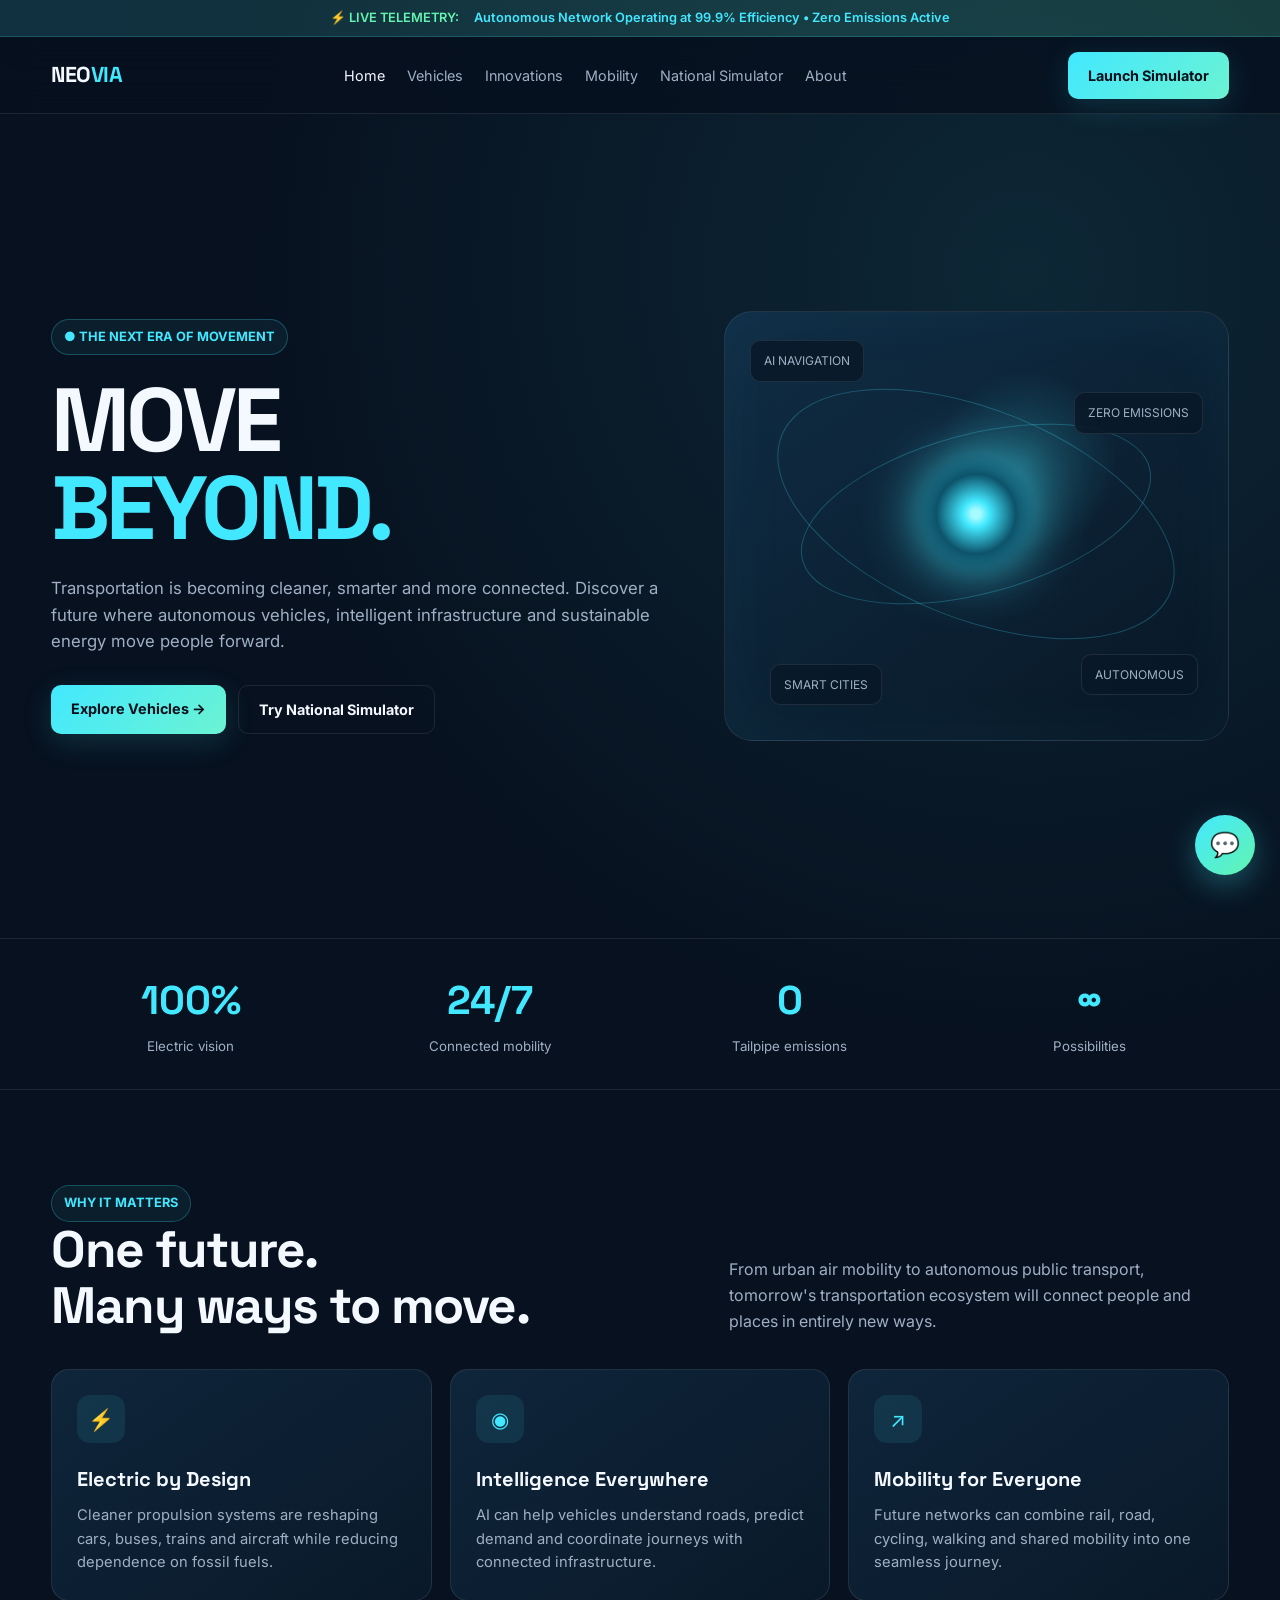
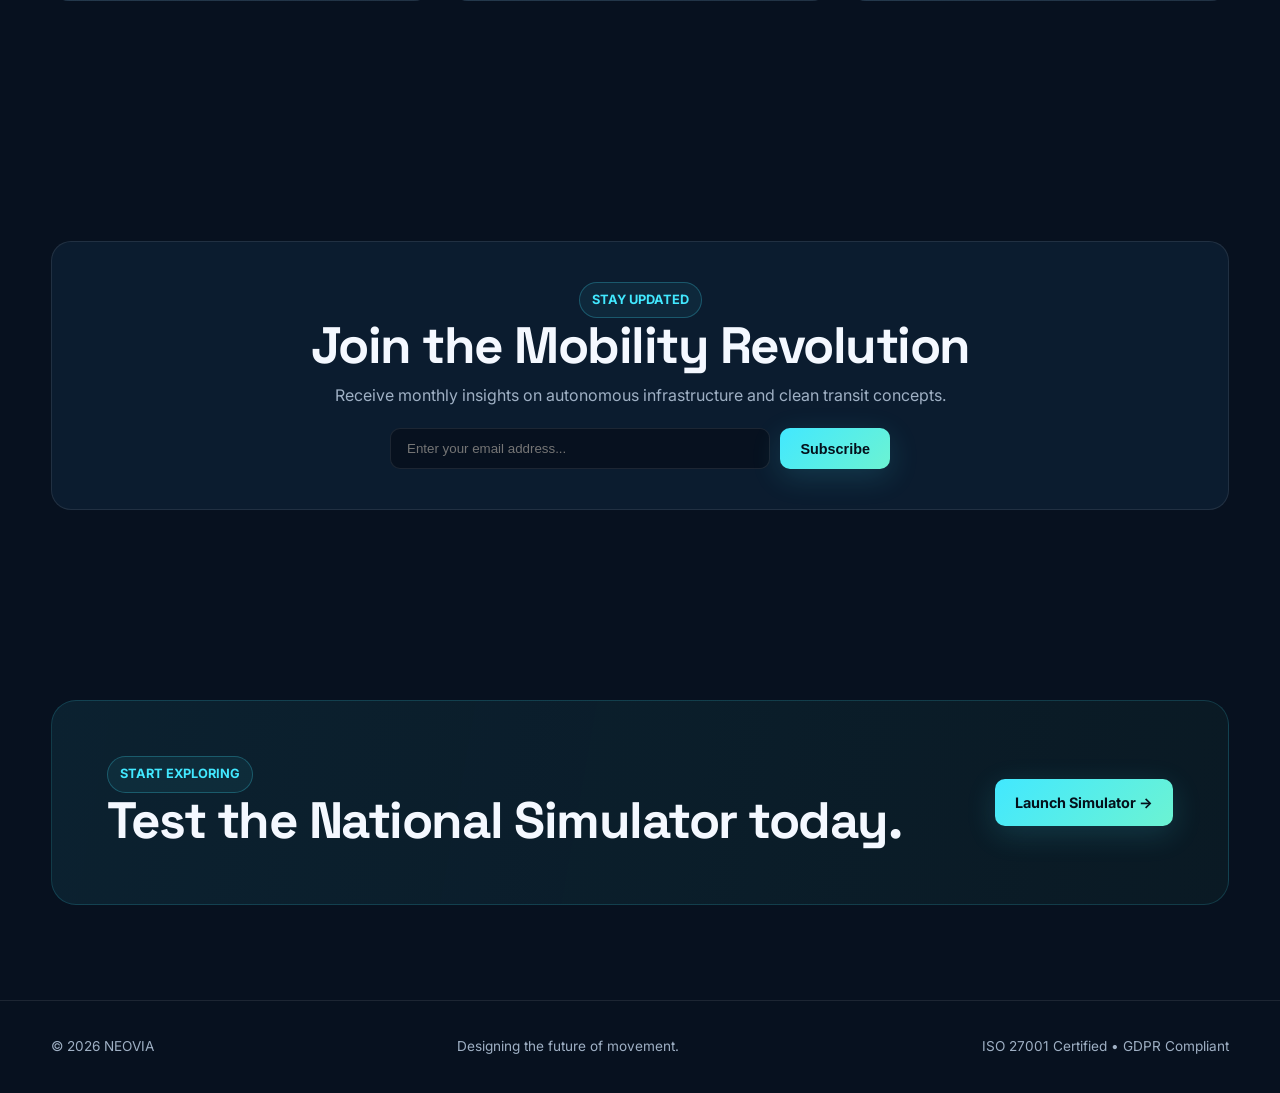
<file: index.html>
<!DOCTYPE html>
<html lang="en"><head><meta charset="UTF-8"><meta name="viewport" content="width=device-width,initial-scale=1.0"><title>NEOVIA — Future of Transportation</title><link rel="stylesheet" href="style.css"></head>
<body>
<div class="announcement-bar">
  <span>⚡ LIVE TELEMETRY:</span> Autonomous Network Operating at 99.9% Efficiency • Zero Emissions Active
</div>
<header><div class="container nav"><a class="logo" href="index.html">NEO<span>VIA</span></a><nav><a class="active" href="index.html">Home</a><a href="vehicles.html">Vehicles</a><a href="innovations.html">Innovations</a><a href="routes.html">Mobility</a><a href="simulator.html">National Simulator</a><a href="about.html">About</a></nav><a class="btn" href="simulator.html">Launch Simulator</a></div></header>
<main>
<section class="hero"><div class="container hero-grid"><div><div class="badge">● THE NEXT ERA OF MOVEMENT</div><h1>MOVE<br><span>BEYOND.</span></h1><p>Transportation is becoming cleaner, smarter and more connected. Discover a future where autonomous vehicles, intelligent infrastructure and sustainable energy move people forward.</p><div class="actions"><a class="btn" href="vehicles.html">Explore Vehicles →</a><a class="btn alt" href="simulator.html">Try National Simulator</a></div></div>
<div class="visual"><div class="orbit"></div><div class="orbit two"></div><div class="core"></div><div class="float f1">AI NAVIGATION</div><div class="float f2">ZERO EMISSIONS</div><div class="float f3">SMART CITIES</div><div class="float f4">AUTONOMOUS</div></div></div></section>
<div class="stats"><div class="container stat-grid"><div class="stat"><div class="number">100%</div><small>Electric vision</small></div><div class="stat"><div class="number">24/7</div><small>Connected mobility</small></div><div class="stat"><div class="number">0</div><small>Tailpipe emissions</small></div><div class="stat"><div class="number">∞</div><small>Possibilities</small></div></div></div>
<section><div class="container"><div class="section-head"><div><div class="badge">WHY IT MATTERS</div><h2>One future.<br>Many ways to move.</h2></div><p>From urban air mobility to autonomous public transport, tomorrow's transportation ecosystem will connect people and places in entirely new ways.</p></div>
<div class="grid cards-3"><article class="card"><div class="icon">⚡</div><h3>Electric by Design</h3><p>Cleaner propulsion systems are reshaping cars, buses, trains and aircraft while reducing dependence on fossil fuels.</p></article><article class="card"><div class="icon">◉</div><h3>Intelligence Everywhere</h3><p>AI can help vehicles understand roads, predict demand and coordinate journeys with connected infrastructure.</p></article><article class="card"><div class="icon">↗</div><h3>Mobility for Everyone</h3><p>Future networks can combine rail, road, cycling, walking and shared mobility into one seamless journey.</p></article></div></div></section>

<section>
  <div class="container">
    <div class="newsletter-section">
      <div class="badge">STAY UPDATED</div>
      <h2>Join the Mobility Revolution</h2>
      <p style="color:var(--muted);margin-top:8px;">Receive monthly insights on autonomous infrastructure and clean transit concepts.</p>
      <form class="newsletter-form" onsubmit="event.preventDefault(); alert('Thank you for subscribing to NEOVIA insights!');">
        <input type="email" placeholder="Enter your email address..." required>
        <button type="submit" class="btn">Subscribe</button>
      </form>
    </div>
  </div>
</section>

<section><div class="container"><div class="banner"><div><div class="badge">START EXPLORING</div><h2>Test the National Simulator today.</h2></div><a class="btn" href="simulator.html">Launch Simulator →</a></div></div></section>
</main>

<!-- AI Assistant Widget -->
<div class="chatbot-widget">
  <button class="chat-toggle" onclick="toggleChat()">💬</button>
  <div class="chat-box" id="chat-box">
    <div class="chat-header"><span>Neovia AI Assistant</span><span style="cursor:pointer" onclick="toggleChat()">✕</span></div>
    <div class="chat-body" id="chat-body">
      <div class="chat-msg bot">Hello! I'm your Neovia Mobility guide. How can I assist you with our autonomous network or simulator tools today?</div>
    </div>
    <div class="chat-footer">
      <input type="text" id="chat-input" placeholder="Type a question..." onkeypress="handleChat(event)">
      <button class="btn" style="padding:8px 12px;font-size:.8rem;" onclick="sendChatMessage()">Send</button>
    </div>
  </div>
</div>

<footer><div class="container footer-flex"><span>© 2026 NEOVIA</span><span>Designing the future of movement.</span><span>ISO 27001 Certified • GDPR Compliant</span></div></footer>

<script>
  function toggleChat() {
    const box = document.getElementById('chat-box');
    box.style.display = box.style.display === 'flex' ? 'none' : 'flex';
  }
  function sendChatMessage() {
    const input = document.getElementById('chat-input');
    const body = document.getElementById('chat-body');
    if(!input.value.trim()) return;
    
    body.innerHTML += `<div class="chat-msg user">${input.value}</div>`;
    const userText = input.value;
    input.value = '';
    
    setTimeout(() => {
      let reply = "That's a great question regarding sustainable infrastructure. You can test out these parameters directly in our National Simulator tool!";
      if(userText.toLowerCase().includes('vehicle')) reply = "We feature Autonomous EVs, High-Speed Rail, and E-VTOL Air Mobility concepts in our Vehicles section.";
      if(userText.toLowerCase().includes('simulator')) reply = "The National Simulator lets you adjust fleet density and clean energy inputs across regional transit corridors.";
      body.innerHTML += `<div class="chat-msg bot">${reply}</div>`;
      body.scrollTop = body.scrollHeight;
    }, 600);
  }
  function handleChat(e) { if(e.key === 'Enter') sendChatMessage(); }
</script>
</body></html>
</file>
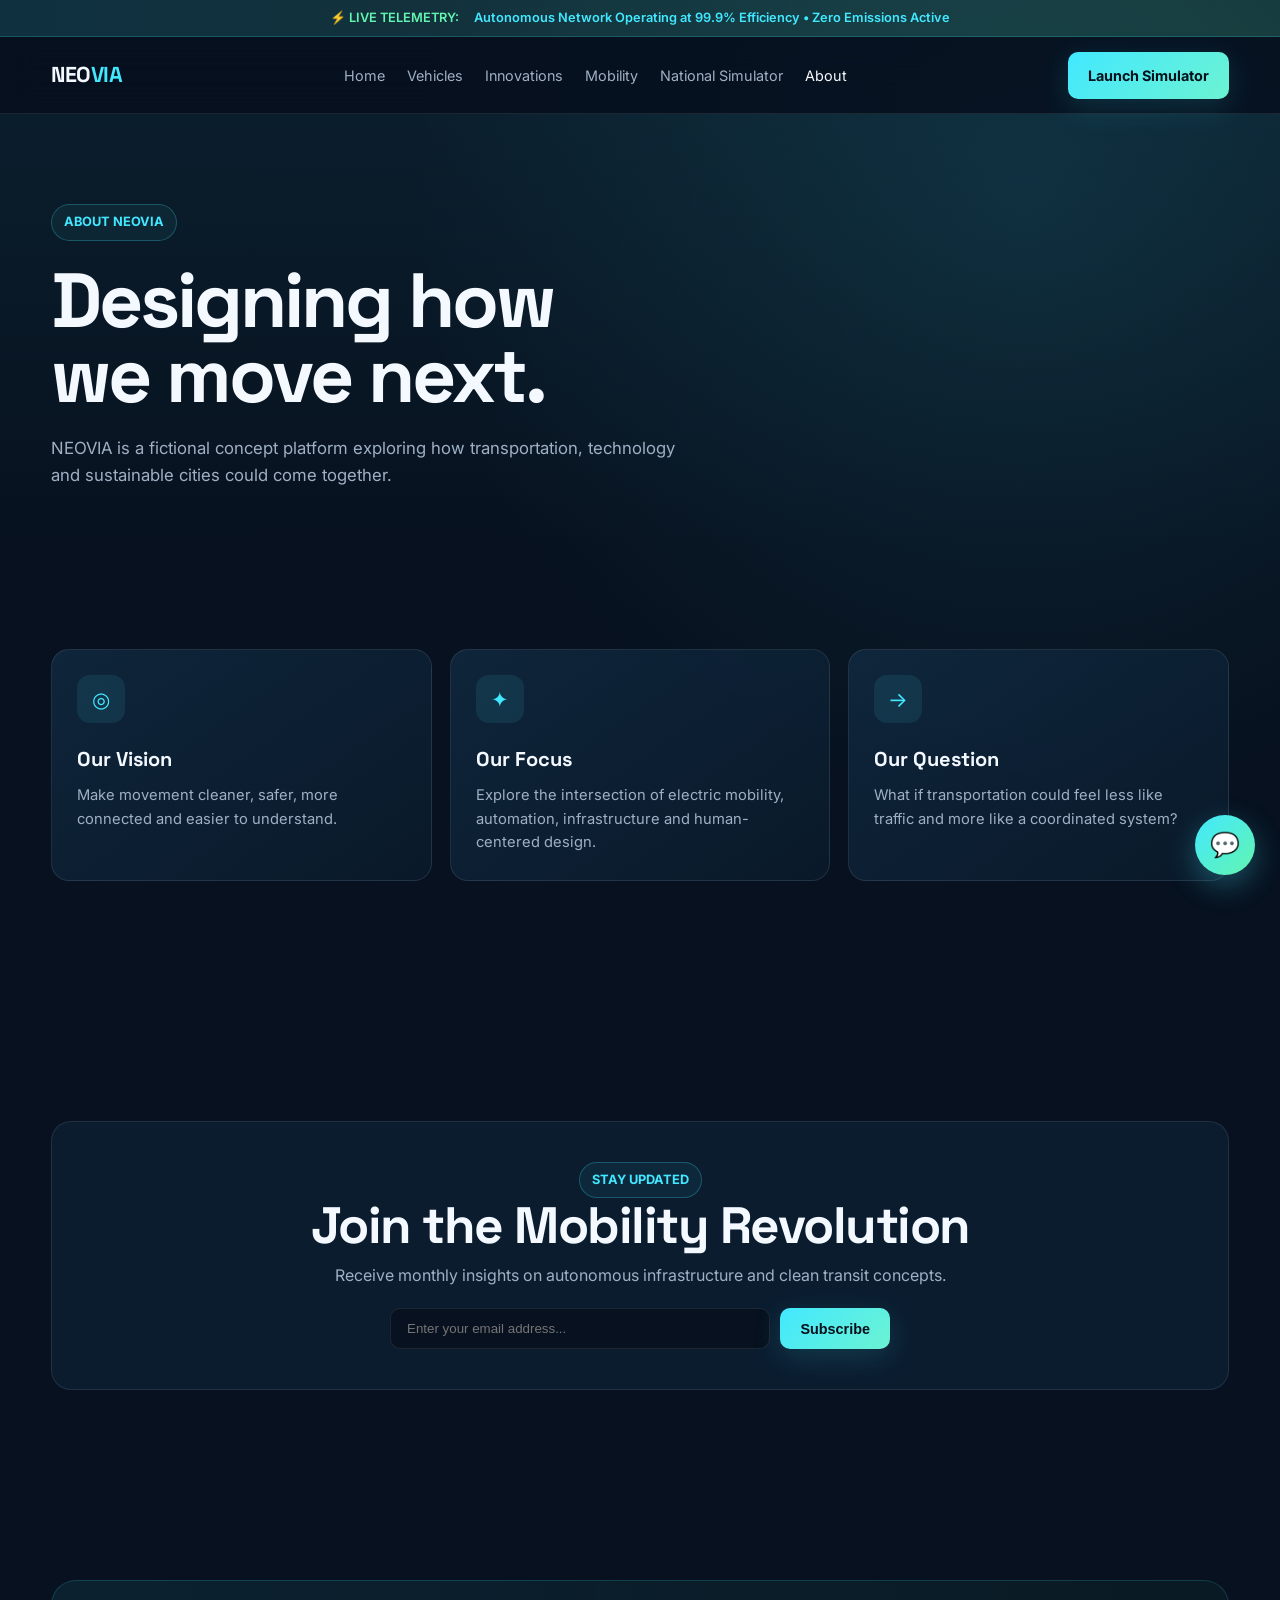
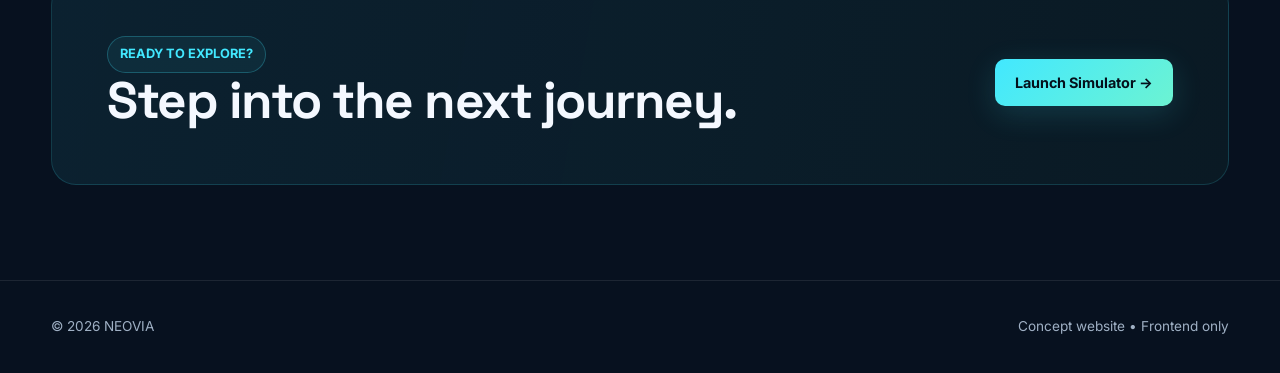
<file: about.html>
<!DOCTYPE html>
<html lang="en"><head><meta charset="UTF-8"><meta name="viewport" content="width=device-width,initial-scale=1.0"><title>About — NEOVIA</title><link rel="stylesheet" href="style.css"></head>
<body>
<div class="announcement-bar">
  <span>⚡ LIVE TELEMETRY:</span> Autonomous Network Operating at 99.9% Efficiency • Zero Emissions Active
</div>
<header><div class="container nav"><a class="logo" href="index.html">NEO<span>VIA</span></a><nav><a href="index.html">Home</a><a href="vehicles.html">Vehicles</a><a href="innovations.html">Innovations</a><a href="routes.html">Mobility</a><a href="simulator.html">National Simulator</a><a class="active" href="about.html">About</a></nav><a class="btn" href="simulator.html">Launch Simulator</a></div></header>
<section class="page-hero"><div class="container"><div class="badge">ABOUT NEOVIA</div><h1>Designing how<br>we move next.</h1><p class="lead">NEOVIA is a fictional concept platform exploring how transportation, technology and sustainable cities could come together.</p></div></section>
<section><div class="container"><div class="grid cards-3"><article class="card"><div class="icon">◎</div><h3>Our Vision</h3><p>Make movement cleaner, safer, more connected and easier to understand.</p></article><article class="card"><div class="icon">✦</div><h3>Our Focus</h3><p>Explore the intersection of electric mobility, automation, infrastructure and human-centered design.</p></article><article class="card"><div class="icon">→</div><h3>Our Question</h3><p>What if transportation could feel less like traffic and more like a coordinated system?</p></article></div></div></section>

<section>
  <div class="container">
    <div class="newsletter-section">
      <div class="badge">STAY UPDATED</div>
      <h2>Join the Mobility Revolution</h2>
      <p style="color:var(--muted);margin-top:8px;">Receive monthly insights on autonomous infrastructure and clean transit concepts.</p>
      <form class="newsletter-form" onsubmit="event.preventDefault(); alert('Thank you for subscribing to NEOVIA insights!');">
        <input type="email" placeholder="Enter your email address..." required>
        <button type="submit" class="btn">Subscribe</button>
      </form>
    </div>
  </div>
</section>

<section><div class="container"><div class="banner"><div><div class="badge">READY TO EXPLORE?</div><h2>Step into the next journey.</h2></div><a class="btn" href="simulator.html">Launch Simulator →</a></div></div></section>

<!-- AI Assistant Widget -->
<div class="chatbot-widget">
  <button class="chat-toggle" onclick="toggleChat()">💬</button>
  <div class="chat-box" id="chat-box">
    <div class="chat-header"><span>Neovia AI Assistant</span><span style="cursor:pointer" onclick="toggleChat()">✕</span></div>
    <div class="chat-body" id="chat-body">
      <div class="chat-msg bot">Welcome to Neovia's About page! Feel free to ask about our vision or simulation tools.</div>
    </div>
    <div class="chat-footer">
      <input type="text" id="chat-input" placeholder="Type a question..." onkeypress="handleChat(event)">
      <button class="btn" style="padding:8px 12px;font-size:.8rem;" onclick="sendChatMessage()">Send</button>
    </div>
  </div>
</div>

<footer><div class="container footer-flex"><span>© 2026 NEOVIA</span><span>Concept website • Frontend only</span></div></footer>

<script>
  function toggleChat() {
    const box = document.getElementById('chat-box');
    box.style.display = box.style.display === 'flex' ? 'none' : 'flex';
  }
  function sendChatMessage() {
    const input = document.getElementById('chat-input');
    const body = document.getElementById('chat-body');
    if(!input.value.trim()) return;
    body.innerHTML += `<div class="chat-msg user">${input.value}</div>`;
    input.value = '';
    setTimeout(() => {
      body.innerHTML += `<div class="chat-msg bot">Neovia explores the future of sustainable movement through interactive simulation tools and cutting-edge concepts.</div>`;
      body.scrollTop = body.scrollHeight;
    }, 600);
  }
  function handleChat(e) { if(e.key === 'Enter') sendChatMessage(); }
</script>
</body></html>
</file>
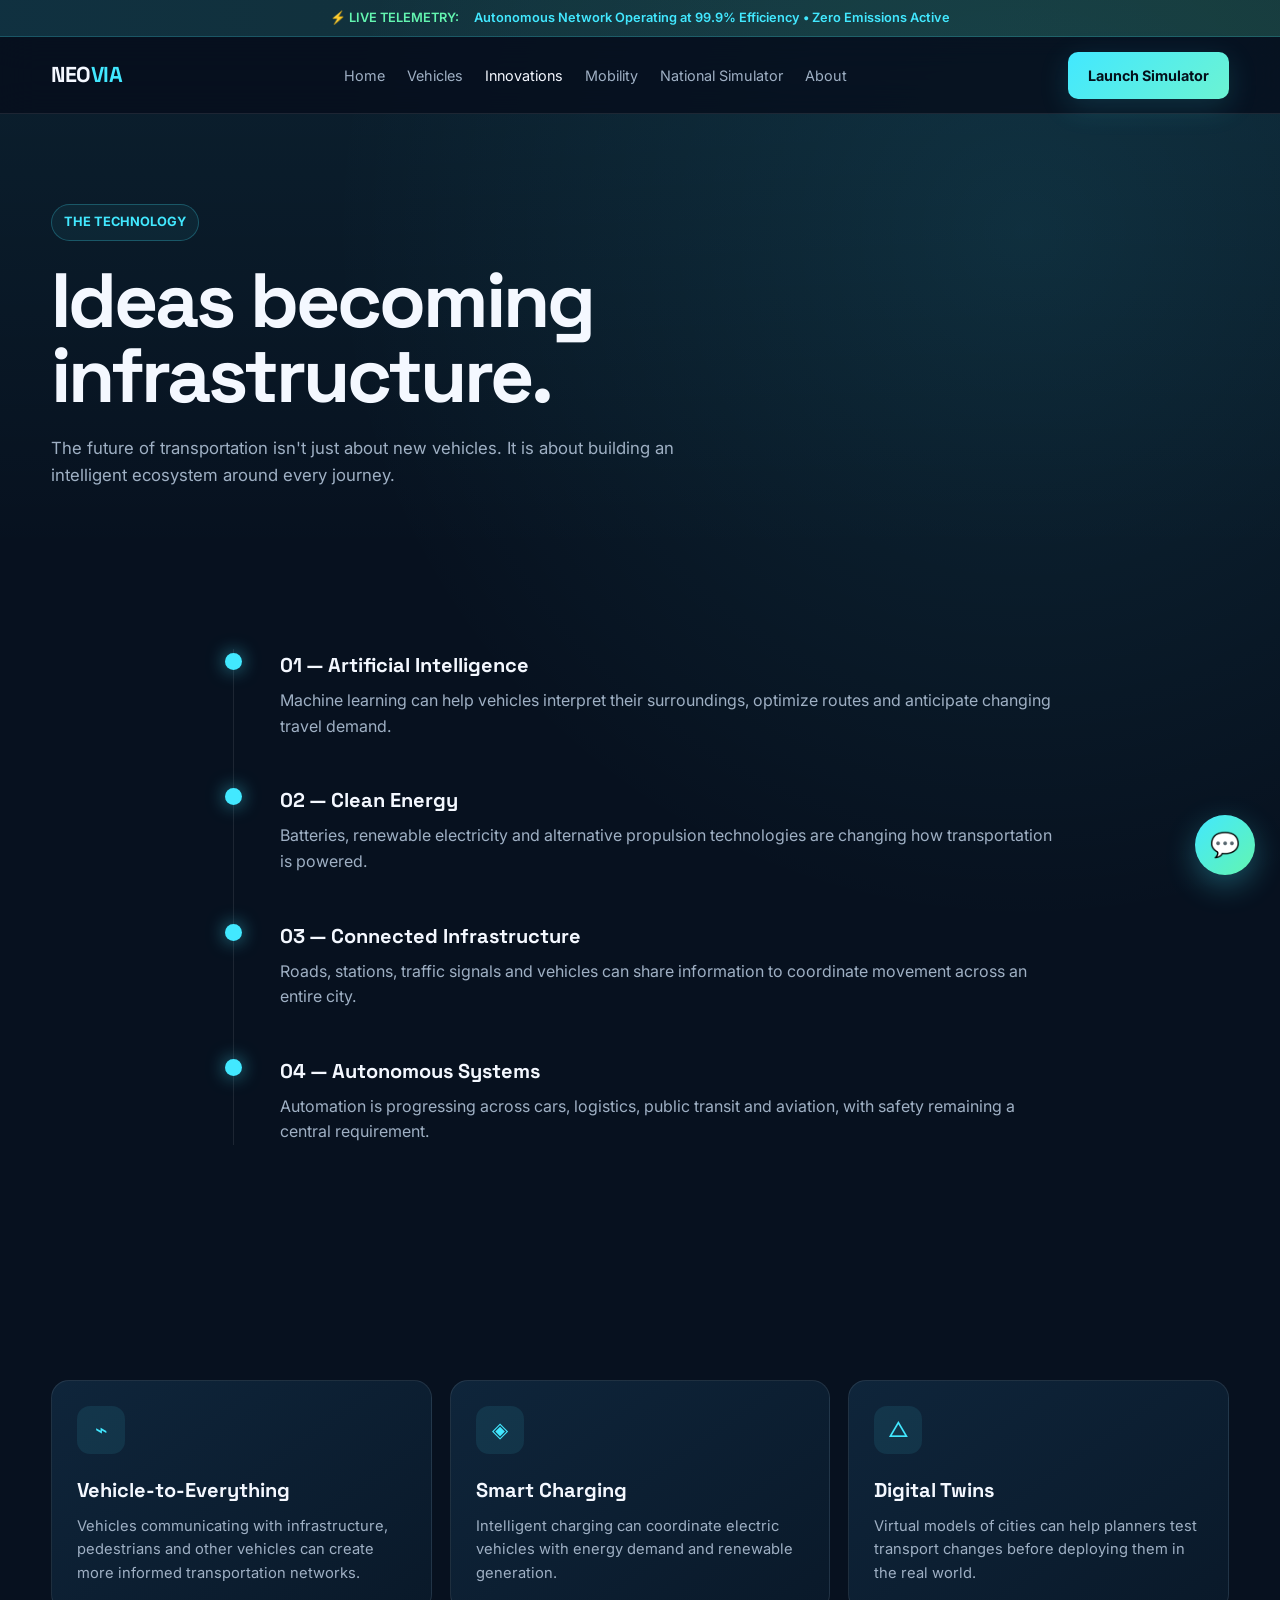
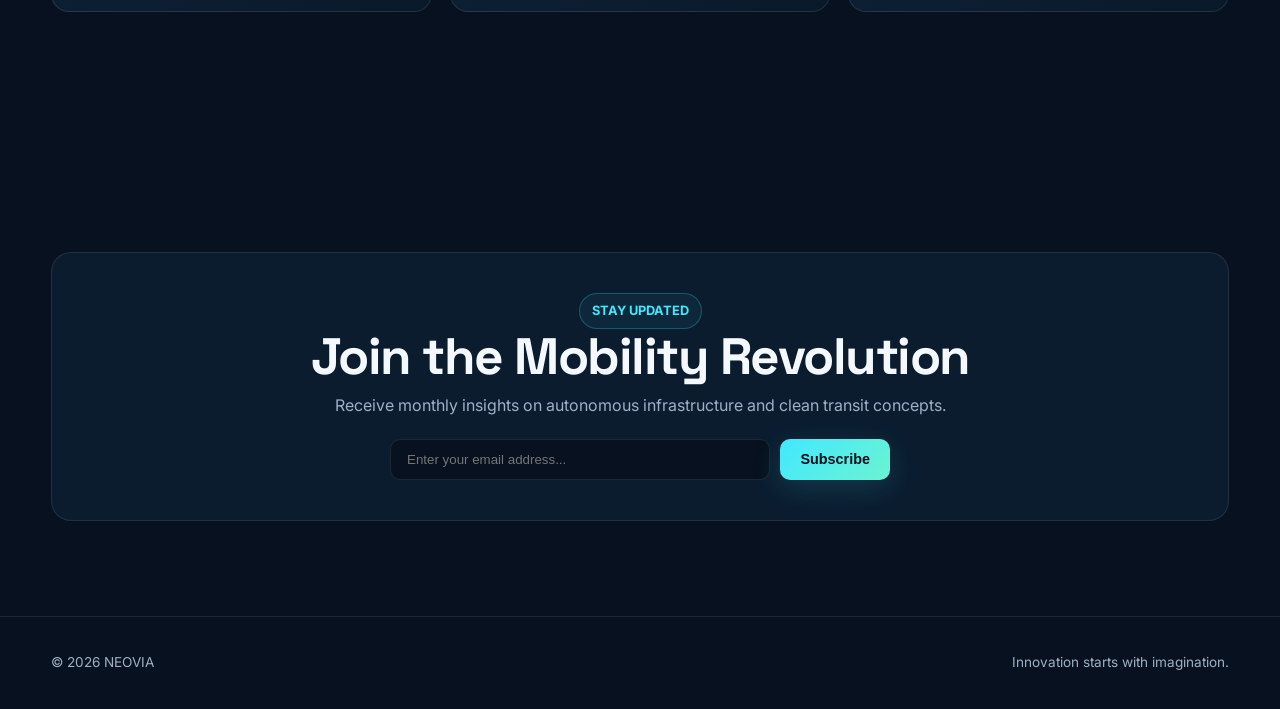
<file: innovations.html>
<!DOCTYPE html>
<html lang="en"><head><meta charset="UTF-8"><meta name="viewport" content="width=device-width,initial-scale=1.0"><title>Innovations — NEOVIA</title><link rel="stylesheet" href="style.css"></head>
<body>
<div class="announcement-bar">
  <span>⚡ LIVE TELEMETRY:</span> Autonomous Network Operating at 99.9% Efficiency • Zero Emissions Active
</div>
<header><div class="container nav"><a class="logo" href="index.html">NEO<span>VIA</span></a><nav><a href="index.html">Home</a><a href="vehicles.html">Vehicles</a><a class="active" href="innovations.html">Innovations</a><a href="routes.html">Mobility</a><a href="simulator.html">National Simulator</a><a href="about.html">About</a></nav><a class="btn" href="simulator.html">Launch Simulator</a></div></header>
<section class="page-hero"><div class="container"><div class="badge">THE TECHNOLOGY</div><h1>Ideas becoming<br>infrastructure.</h1><p class="lead">The future of transportation isn't just about new vehicles. It is about building an intelligent ecosystem around every journey.</p></div></section>
<section><div class="container"><div class="timeline">
<div class="step"><div class="dot"></div><h3>01 — Artificial Intelligence</h3><p>Machine learning can help vehicles interpret their surroundings, optimize routes and anticipate changing travel demand.</p></div>
<div class="step"><div class="dot"></div><h3>02 — Clean Energy</h3><p>Batteries, renewable electricity and alternative propulsion technologies are changing how transportation is powered.</p></div>
<div class="step"><div class="dot"></div><h3>03 — Connected Infrastructure</h3><p>Roads, stations, traffic signals and vehicles can share information to coordinate movement across an entire city.</p></div>
<div class="step"><div class="dot"></div><h3>04 — Autonomous Systems</h3><p>Automation is progressing across cars, logistics, public transit and aviation, with safety remaining a central requirement.</p></div>
</div></div></section>
<section><div class="container"><div class="grid cards-3"><article class="card"><div class="icon">⌁</div><h3>Vehicle-to-Everything</h3><p>Vehicles communicating with infrastructure, pedestrians and other vehicles can create more informed transportation networks.</p></article><article class="card"><div class="icon">◈</div><h3>Smart Charging</h3><p>Intelligent charging can coordinate electric vehicles with energy demand and renewable generation.</p></article><article class="card"><div class="icon">△</div><h3>Digital Twins</h3><p>Virtual models of cities can help planners test transport changes before deploying them in the real world.</p></article></div></div></section>

<section>
  <div class="container">
    <div class="newsletter-section">
      <div class="badge">STAY UPDATED</div>
      <h2>Join the Mobility Revolution</h2>
      <p style="color:var(--muted);margin-top:8px;">Receive monthly insights on autonomous infrastructure and clean transit concepts.</p>
      <form class="newsletter-form" onsubmit="event.preventDefault(); alert('Thank you for subscribing to NEOVIA insights!');">
        <input type="email" placeholder="Enter your email address..." required>
        <button type="submit" class="btn">Subscribe</button>
      </form>
    </div>
  </div>
</section>

<!-- AI Assistant Widget -->
<div class="chatbot-widget">
  <button class="chat-toggle" onclick="toggleChat()">💬</button>
  <div class="chat-box" id="chat-box">
    <div class="chat-header"><span>Neovia AI Assistant</span><span style="cursor:pointer" onclick="toggleChat()">✕</span></div>
    <div class="chat-body" id="chat-body">
      <div class="chat-msg bot">Have questions about our digital twins or AI routing? Ask me anytime!</div>
    </div>
    <div class="chat-footer">
      <input type="text" id="chat-input" placeholder="Type a question..." onkeypress="handleChat(event)">
      <button class="btn" style="padding:8px 12px;font-size:.8rem;" onclick="sendChatMessage()">Send</button>
    </div>
  </div>
</div>

<footer><div class="container footer-flex"><span>© 2026 NEOVIA</span><span>Innovation starts with imagination.</span></div></footer>

<script>
  function toggleChat() {
    const box = document.getElementById('chat-box');
    box.style.display = box.style.display === 'flex' ? 'none' : 'flex';
  }
  function sendChatMessage() {
    const input = document.getElementById('chat-input');
    const body = document.getElementById('chat-body');
    if(!input.value.trim()) return;
    body.innerHTML += `<div class="chat-msg user">${input.value}</div>`;
    input.value = '';
    setTimeout(() => {
      body.innerHTML += `<div class="chat-msg bot">Our innovations form the core logic of the National Simulator.</div>`;
      body.scrollTop = body.scrollHeight;
    }, 600);
  }
  function handleChat(e) { if(e.key === 'Enter') sendChatMessage(); }
</script>
</body></html>
</file>
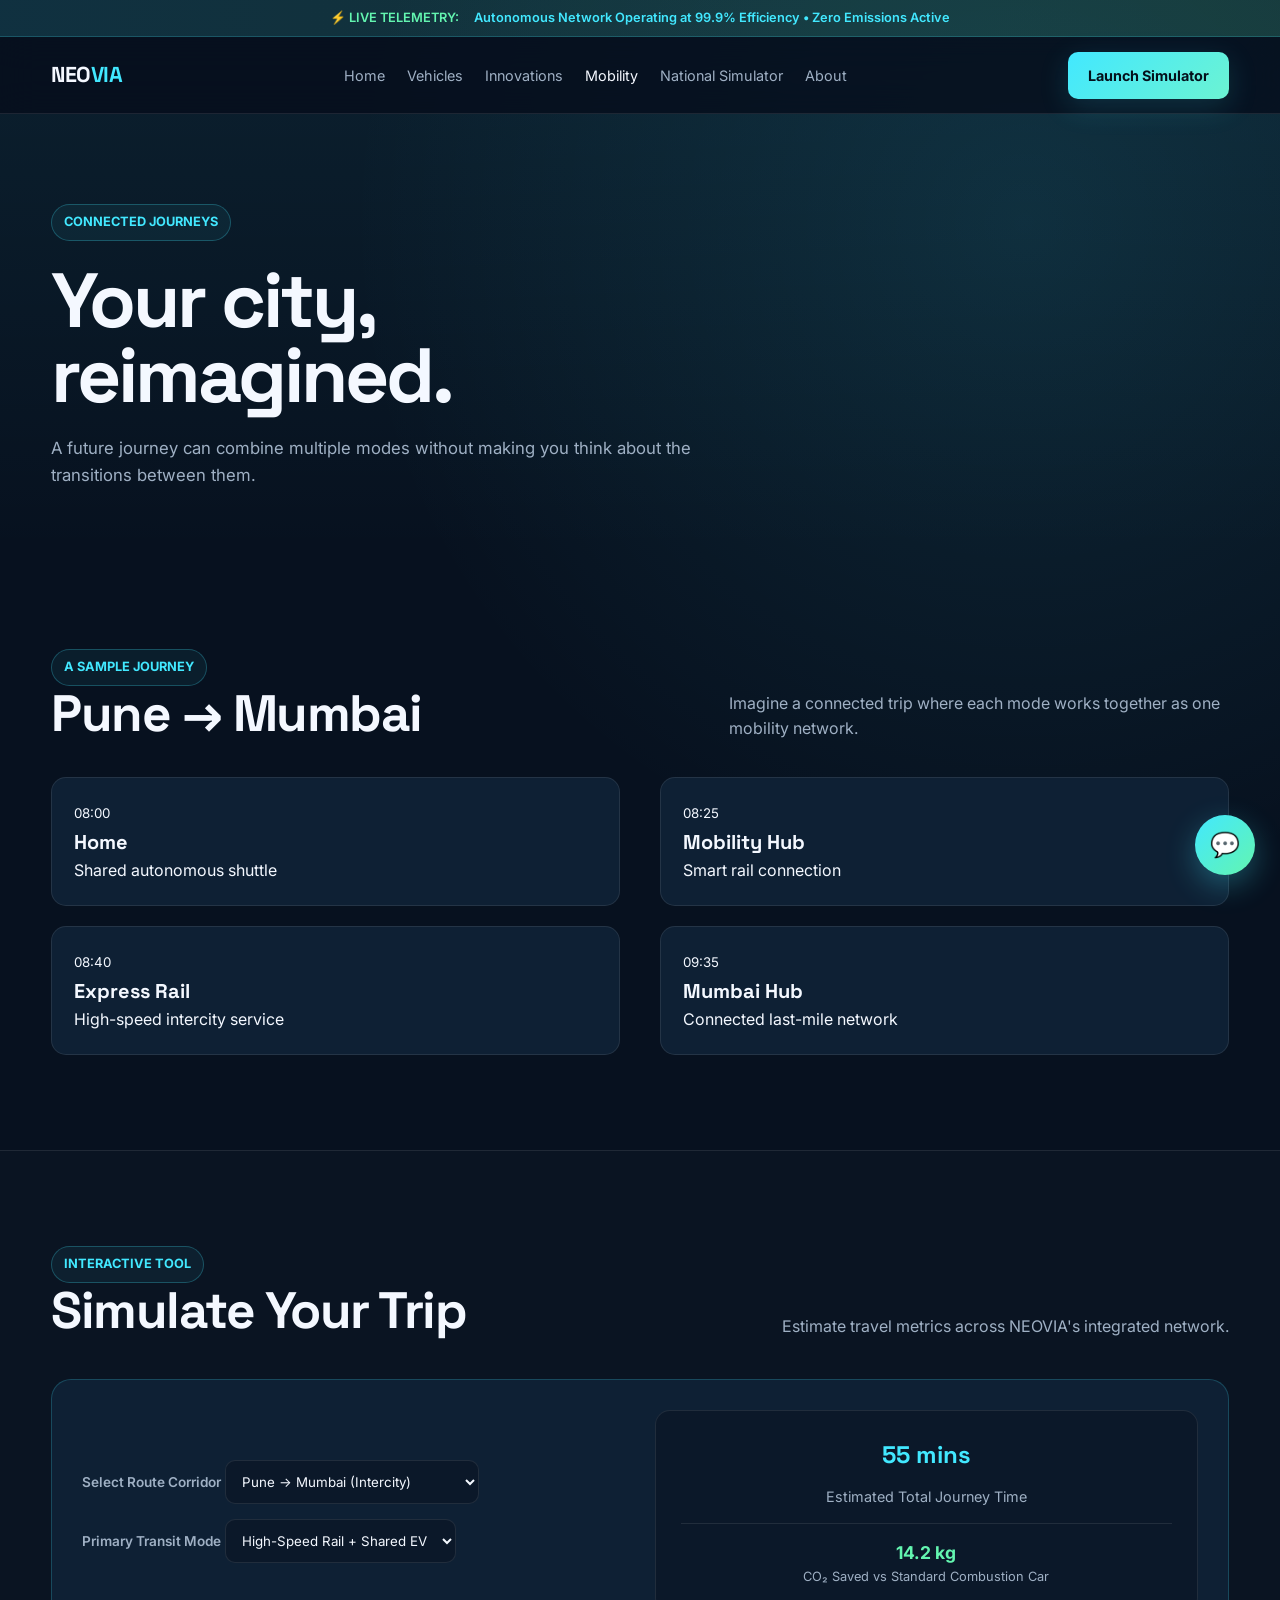
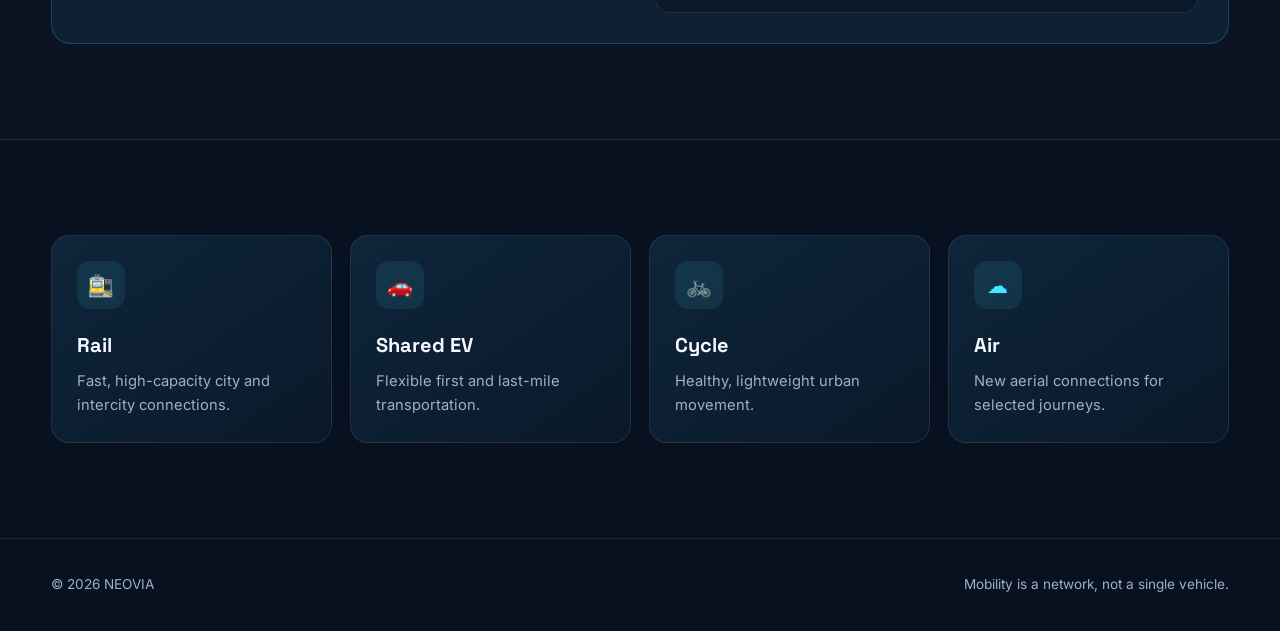
<file: routes.html>
<!DOCTYPE html>
<html lang="en"><head><meta charset="UTF-8"><meta name="viewport" content="width=device-width,initial-scale=1.0"><title>Mobility — NEOVIA</title><link rel="stylesheet" href="style.css"></head>
<body>
<div class="announcement-bar">
  <span>⚡ LIVE TELEMETRY:</span> Autonomous Network Operating at 99.9% Efficiency • Zero Emissions Active
</div>
<header><div class="container nav"><a class="logo" href="index.html">NEO<span>VIA</span></a><nav><a href="index.html">Home</a><a href="vehicles.html">Vehicles</a><a href="innovations.html">Innovations</a><a class="active" href="routes.html">Mobility</a><a href="simulator.html">National Simulator</a><a href="about.html">About</a></nav><a class="btn" href="simulator.html">Launch Simulator</a></div></header>
<section class="page-hero"><div class="container"><div class="badge">CONNECTED JOURNEYS</div><h1>Your city,<br>reimagined.</h1><p class="lead">A future journey can combine multiple modes without making you think about the transitions between them.</p></div></section>
<section><div class="container"><div class="section-head"><div><div class="badge">A SAMPLE JOURNEY</div><h2>Pune → Mumbai</h2></div><p>Imagine a connected trip where each mode works together as one mobility network.</p></div>
<div class="route"><div class="station"><small>08:00</small><h3>Home</h3><p>Shared autonomous shuttle</p></div><div class="line"></div><div class="station"><small>08:25</small><h3>Mobility Hub</h3><p>Smart rail connection</p></div></div>
<div style="height:20px"></div>
<div class="route"><div class="station"><small>08:40</small><h3>Express Rail</h3><p>High-speed intercity service</p></div><div class="line"></div><div class="station"><small>09:35</small><h3>Mumbai Hub</h3><p>Connected last-mile network</p></div></div>
</div></section>

<!-- Interactive Journey Calculator Feature -->
<section style="background:rgba(255,255,255,.01);border-top:1px solid var(--line);border-bottom:1px solid var(--line);">
  <div class="container">
    <div class="section-head">
      <div><div class="badge">INTERACTIVE TOOL</div><h2>Simulate Your Trip</h2></div>
      <p>Estimate travel metrics across NEOVIA's integrated network.</p>
    </div>
    
    <div class="calculator-box">
      <div class="calc-form">
        <div>
          <label>Select Route Corridor</label>
          <select id="calc-route" onchange="updateCalculator()">
            <option value="pune-mumbai">Pune → Mumbai (Intercity)</option>
            <option value="sub-urban">Downtown → Tech Park (Metro)</option>
            <option value="air-link">City Core → International Air Hub</option>
          </select>
        </div>
        <div>
          <label>Primary Transit Mode</label>
          <select id="calc-mode" onchange="updateCalculator()">
            <option value="rail">High-Speed Rail + Shared EV</option>
            <option value="air">Electric Air Mobility (E-VTOL)</option>
            <option value="shuttle">Autonomous Shuttle Network</option>
          </select>
        </div>
      </div>
      <div class="calc-result">
        <h4 id="res-time">55 mins</h4>
        <p style="color:var(--muted);font-size:.9rem;">Estimated Total Journey Time</p>
        <div style="margin-top:15px;padding-top:15px;border-top:1px solid var(--line);">
          <span style="color:var(--green);font-weight:700;font-size:1.1rem;" id="res-carbon">14.2 kg</span>
          <p style="color:var(--muted);font-size:.8rem;">CO₂ Saved vs Standard Combustion Car</p>
        </div>
      </div>
    </div>
  </div>
</section>

<section><div class="container"><div class="grid cards-4"><article class="card"><div class="icon">🚉</div><h3>Rail</h3><p>Fast, high-capacity city and intercity connections.</p></article><article class="card"><div class="icon">🚗</div><h3>Shared EV</h3><p>Flexible first and last-mile transportation.</p></article><article class="card"><div class="icon">🚲</div><h3>Cycle</h3><p>Healthy, lightweight urban movement.</p></article><article class="card"><div class="icon">☁</div><h3>Air</h3><p>New aerial connections for selected journeys.</p></article></div></div></section>

<!-- AI Assistant Widget -->
<div class="chatbot-widget">
  <button class="chat-toggle" onclick="toggleChat()">💬</button>
  <div class="chat-box" id="chat-box">
    <div class="chat-header"><span>Neovia AI Assistant</span><span style="cursor:pointer" onclick="toggleChat()">✕</span></div>
    <div class="chat-body" id="chat-body">
      <div class="chat-msg bot">Need help planning a connected route or estimating transit times? Let me know!</div>
    </div>
    <div class="chat-footer">
      <input type="text" id="chat-input" placeholder="Type a question..." onkeypress="handleChat(event)">
      <button class="btn" style="padding:8px 12px;font-size:.8rem;" onclick="sendChatMessage()">Send</button>
    </div>
  </div>
</div>

<footer><div class="container footer-flex"><span>© 2026 NEOVIA</span><span>Mobility is a network, not a single vehicle.</span></div></footer>

<script>
  function updateCalculator() {
    const route = document.getElementById('calc-route').value;
    const mode = document.getElementById('calc-mode').value;
    const timeEl = document.getElementById('res-time');
    const carbonEl = document.getElementById('res-carbon');

    if(route === 'pune-mumbai') {
      if(mode === 'rail') { timeEl.innerText = '55 mins'; carbonEl.innerText = '14.2 kg saved'; }
      else if(mode === 'air') { timeEl.innerText = '30 mins'; carbonEl.innerText = '11.5 kg saved'; }
      else { timeEl.innerText = '1 hr 20 mins'; carbonEl.innerText = '12.8 kg saved'; }
    } else if(route === 'sub-urban') {
      if(mode === 'rail') { timeEl.innerText = '15 mins'; carbonEl.innerText = '4.1 kg saved'; }
      else if(mode === 'air') { timeEl.innerText = '8 mins'; carbonEl.innerText = '3.5 kg saved'; }
      else { timeEl.innerText = '22 mins'; carbonEl.innerText = '4.6 kg saved'; }
    } else {
      if(mode === 'rail') { timeEl.innerText = '40 mins'; carbonEl.innerText = '9.0 kg saved'; }
      else if(mode === 'air') { timeEl.innerText = '18 mins'; carbonEl.innerText = '7.4 kg saved'; }
      else { timeEl.innerText = '50 mins'; carbonEl.innerText = '8.2 kg saved'; }
    }
  }

  function toggleChat() {
    const box = document.getElementById('chat-box');
    box.style.display = box.style.display === 'flex' ? 'none' : 'flex';
  }
  function sendChatMessage() {
    const input = document.getElementById('chat-input');
    const body = document.getElementById('chat-body');
    if(!input.value.trim()) return;
    body.innerHTML += `<div class="chat-msg user">${input.value}</div>`;
    input.value = '';
    setTimeout(() => {
      body.innerHTML += `<div class="chat-msg bot">Our journey calculator gives instant estimates. For macro-scale simulations across entire regions, check out our National Simulator page!</div>`;
      body.scrollTop = body.scrollHeight;
    }, 600);
  }
  function handleChat(e) { if(e.key === 'Enter') sendChatMessage(); }
</script>
</body></html>
</file>
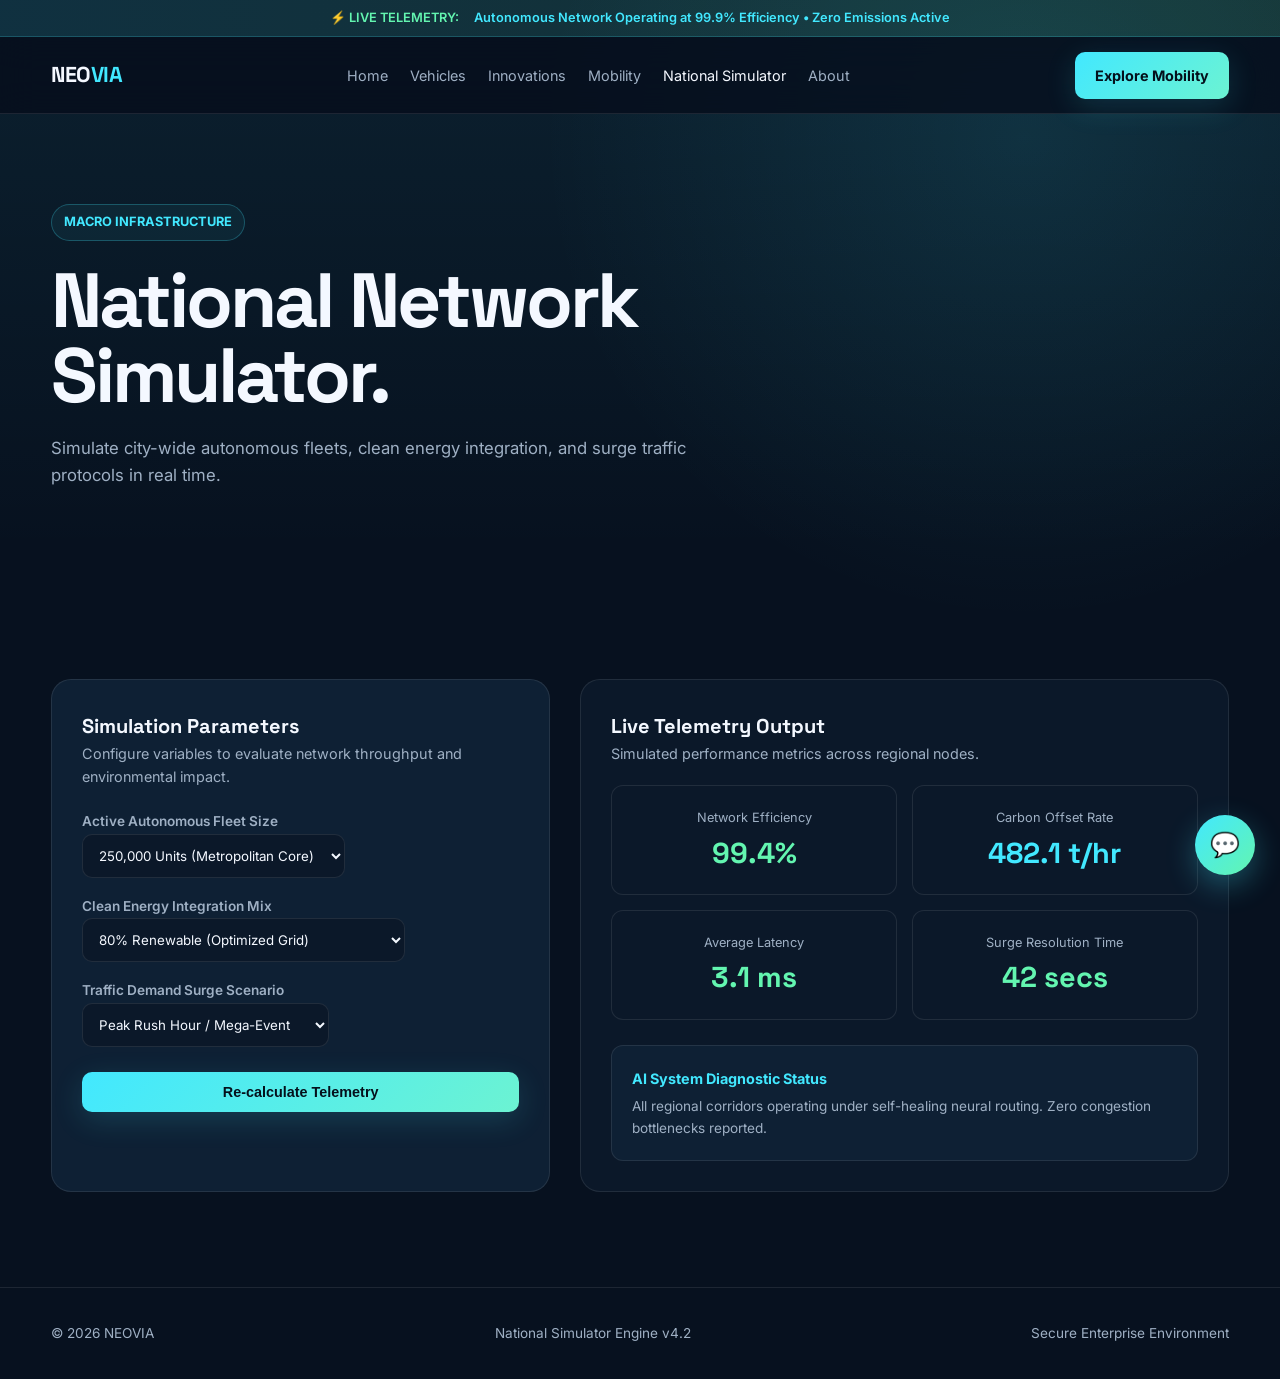
<file: simulator.html>
<!DOCTYPE html>
<html lang="en"><head><meta charset="UTF-8"><meta name="viewport" content="width=device-width,initial-scale=1.0"><title>National Simulator — NEOVIA</title><link rel="stylesheet" href="style.css"></head>
<body>
<div class="announcement-bar">
  <span>⚡ LIVE TELEMETRY:</span> Autonomous Network Operating at 99.9% Efficiency • Zero Emissions Active
</div>
<header><div class="container nav"><a class="logo" href="index.html">NEO<span>VIA</span></a><nav><a href="index.html">Home</a><a href="vehicles.html">Vehicles</a><a href="innovations.html">Innovations</a><a href="routes.html">Mobility</a><a class="active" href="simulator.html">National Simulator</a><a href="about.html">About</a></nav><a class="btn" href="routes.html">Explore Mobility</a></div></header>

<section class="page-hero"><div class="container"><div class="badge">MACRO INFRASTRUCTURE</div><h1>National Network<br>Simulator.</h1><p class="lead">Simulate city-wide autonomous fleets, clean energy integration, and surge traffic protocols in real time.</p></div></section>

<section>
  <div class="container">
    <div class="simulator-layout">
      <!-- Control Panel -->
      <div class="sim-panel">
        <h3>Simulation Parameters</h3>
        <p style="color:var(--muted);font-size:.9rem;margin-bottom:20px;">Configure variables to evaluate network throughput and environmental impact.</p>
        
        <div class="calc-form">
          <div>
            <label>Active Autonomous Fleet Size</label>
            <select id="sim-fleet" onchange="runSimulation()">
              <option value="50000">50,000 Units (Pilot Region)</option>
              <option value="250000" selected>250,000 Units (Metropolitan Core)</option>
              <option value="1000000">1,000,000 Units (Full National Grid)</option>
            </select>
          </div>
          <div>
            <label>Clean Energy Integration Mix</label>
            <select id="sim-energy" onchange="runSimulation()">
              <option value="50">50% Renewable (Solar/Wind)</option>
              <option value="80" selected>80% Renewable (Optimized Grid)</option>
              <option value="100">100% Zero-Emission Autonomous Microgrid</option>
            </select>
          </div>
          <div>
            <label>Traffic Demand Surge Scenario</label>
            <select id="sim-surge" onchange="runSimulation()">
              <option value="normal">Standard Commute Hours</option>
              <option value="peak" selected>Peak Rush Hour / Mega-Event</option>
              <option value="emergency">Emergency Evacuation Protocol</option>
            </select>
          </div>
          <button class="btn" style="width:100%;margin-top:10px;" onclick="runSimulation()">Re-calculate Telemetry</button>
        </div>
      </div>

      <!-- Real-time Output Dashboard -->
      <div class="sim-panel" style="background:var(--bg2)">
        <h3>Live Telemetry Output</h3>
        <p style="color:var(--muted);font-size:.9rem;margin-bottom:20px;">Simulated performance metrics across regional nodes.</p>

        <div class="sim-metrics">
          <div class="sim-metric-card">
            <small>Network Efficiency</small>
            <div class="val" id="out-eff">99.4%</div>
          </div>
          <div class="sim-metric-card">
            <small>Carbon Offset Rate</small>
            <div class="val" id="out-carbon" style="color:var(--cyan)">482.1 t/hr</div>
          </div>
          <div class="sim-metric-card">
            <small>Average Latency</small>
            <div class="val" id="out-latency">3.1 ms</div>
          </div>
          <div class="sim-metric-card">
            <small>Surge Resolution Time</small>
            <div class="val" id="out-time">42 secs</div>
          </div>
        </div>

        <div style="margin-top:25px;padding:20px;background:var(--card);border-radius:12px;border:1px solid var(--line);">
          <span style="color:var(--cyan);font-weight:700;font-size:.9rem;">AI System Diagnostic Status</span>
          <p style="color:var(--muted);font-size:.85rem;margin-top:5px;" id="out-status">All regional corridors operating under self-healing neural routing. Zero congestion bottlenecks reported.</p>
        </div>
      </div>
    </div>
  </div>
</section>

<!-- AI Assistant Widget -->
<div class="chatbot-widget">
  <button class="chat-toggle" onclick="toggleChat()">💬</button>
  <div class="chat-box" id="chat-box">
    <div class="chat-header"><span>Neovia AI Assistant</span><span style="cursor:pointer" onclick="toggleChat()">✕</span></div>
    <div class="chat-body" id="chat-body">
      <div class="chat-msg bot">Need help configuring simulator variables or understanding carbon offsets? Ask away!</div>
    </div>
    <div class="chat-footer">
      <input type="text" id="chat-input" placeholder="Type a question..." onkeypress="handleChat(event)">
      <button class="btn" style="padding:8px 12px;font-size:.8rem;" onclick="sendChatMessage()">Send</button>
    </div>
  </div>
</div>

<footer><div class="container footer-flex"><span>© 2026 NEOVIA</span><span>National Simulator Engine v4.2</span><span>Secure Enterprise Environment</span></div></footer>

<script>
  function runSimulation() {
    const fleet = document.getElementById('sim-fleet').value;
    const energy = document.getElementById('sim-energy').value;
    const surge = document.getElementById('sim-surge').value;
    
    let eff = '99.8%';
    let carbon = '210.4 t/hr';
    let latency = '2.4 ms';
    let time = '30 secs';
    let status = 'Autonomous nodes calibrated to optimal efficiency.';

    if(fleet === '250000') {
      eff = '99.4%';
      carbon = '482.1 t/hr';
      latency = '3.1 ms';
      time = '42 secs';
    } else if(fleet === '1000000') {
      eff = '98.9%';
      carbon = '1,650.8 t/hr';
      latency = '4.8 ms';
      time = '65 secs';
      status = 'High-density national grid active. Quantum load balancing engaged.';
    }

    if(surge === 'emergency') {
      eff = '99.9%';
      latency = '1.2 ms';
      time = '12 secs';
      status = 'EMERGENCY PROTOCOL ACTIVE: Priority corridors cleared across all sectors.';
    }

    document.getElementById('out-eff').innerText = eff;
    document.getElementById('out-carbon').innerText = carbon;
    document.getElementById('out-latency').innerText = latency;
    document.getElementById('out-time').innerText = time;
    document.getElementById('out-status').innerText = status;
  }

  function toggleChat() {
    const box = document.getElementById('chat-box');
    box.style.display = box.style.display === 'flex' ? 'none' : 'flex';
  }
  function sendChatMessage() {
    const input = document.getElementById('chat-input');
    const body = document.getElementById('chat-body');
    if(!input.value.trim()) return;
    body.innerHTML += `<div class="chat-msg user">${input.value}</div>`;
    input.value = '';
    setTimeout(() => {
      body.innerHTML += `<div class="chat-msg bot">Our simulator models real-time telemetry based on your fleet density and renewable energy inputs. Feel free to adjust the dropdowns to see how the metrics adapt!</div>`;
      body.scrollTop = body.scrollHeight;
    }, 600);
  }
  function handleChat(e) { if(e.key === 'Enter') sendChatMessage(); }
</script>
</body></html>
</file>
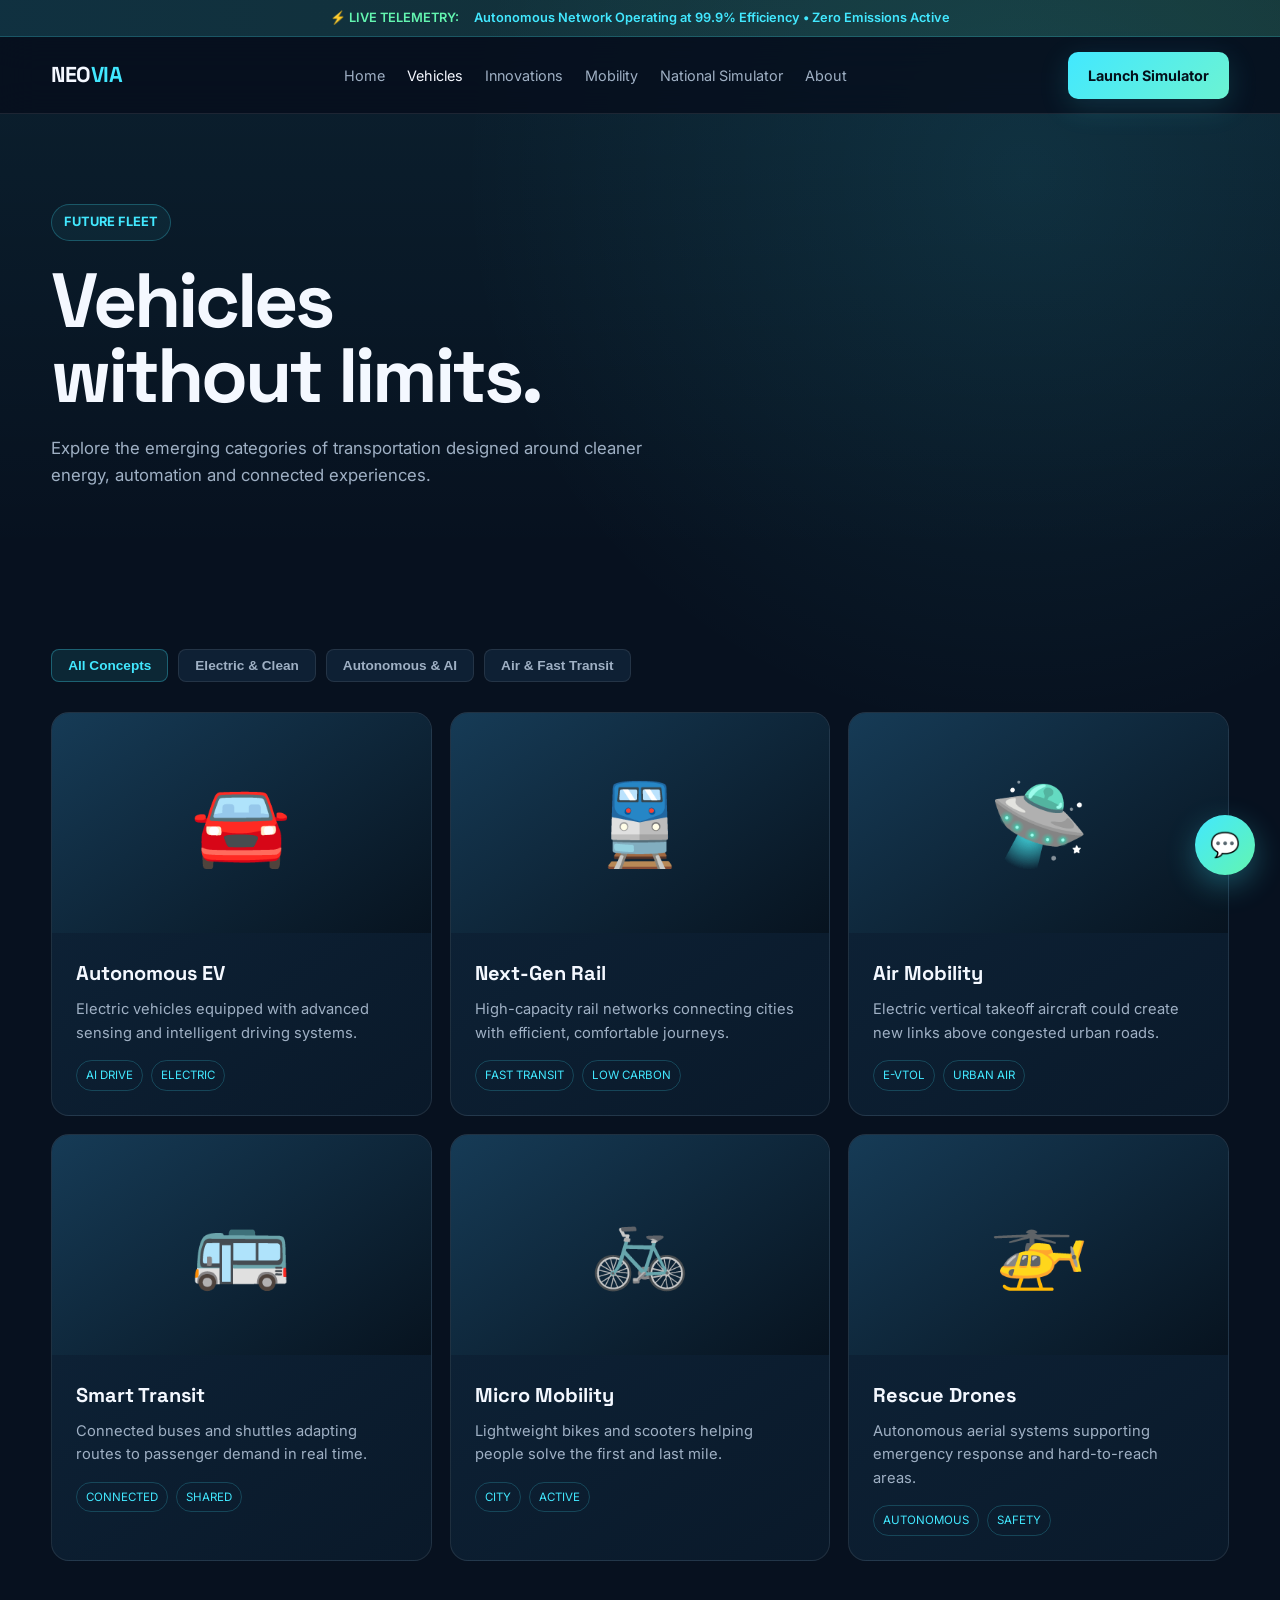
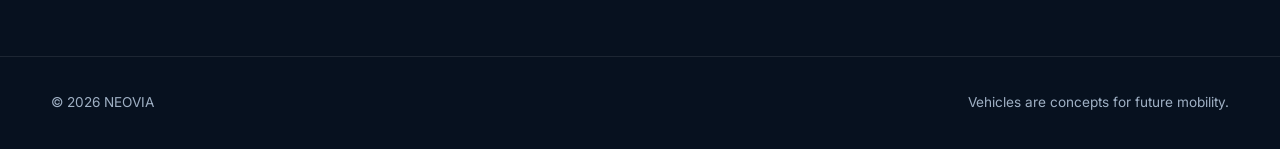
<file: vehicles.html>
<!DOCTYPE html>
<html lang="en"><head><meta charset="UTF-8"><meta name="viewport" content="width=device-width,initial-scale=1.0"><title>Vehicles — NEOVIA</title><link rel="stylesheet" href="style.css"></head>
<body>
<div class="announcement-bar">
  <span>⚡ LIVE TELEMETRY:</span> Autonomous Network Operating at 99.9% Efficiency • Zero Emissions Active
</div>
<header><div class="container nav"><a class="logo" href="index.html">NEO<span>VIA</span></a><nav><a href="index.html">Home</a><a class="active" href="vehicles.html">Vehicles</a><a href="innovations.html">Innovations</a><a href="routes.html">Mobility</a><a href="simulator.html">National Simulator</a><a href="about.html">About</a></nav><a class="btn" href="simulator.html">Launch Simulator</a></div></header>
<section class="page-hero"><div class="container"><div class="badge">FUTURE FLEET</div><h1>Vehicles<br>without limits.</h1><p class="lead">Explore the emerging categories of transportation designed around cleaner energy, automation and connected experiences.</p></div></section>

<section>
  <div class="container">
    <div class="filter-container">
      <button class="filter-btn active" onclick="filterVehicles('all', this)">All Concepts</button>
      <button class="filter-btn" onclick="filterVehicles('electric', this)">Electric & Clean</button>
      <button class="filter-btn" onclick="filterVehicles('autonomous', this)">Autonomous & AI</button>
      <button class="filter-btn" onclick="filterVehicles('air', this)">Air & Fast Transit</button>
    </div>

    <div class="grid cards-3" id="vehicle-grid">
      <article class="card vehicle" data-category="autonomous electric">
        <div class="vehicle-art">🚘</div>
        <div class="vehicle-body"><h3>Autonomous EV</h3><p>Electric vehicles equipped with advanced sensing and intelligent driving systems.</p><div class="tags"><span class="tag">AI DRIVE</span><span class="tag">ELECTRIC</span></div></div>
      </article>
      <article class="card vehicle" data-category="air">
        <div class="vehicle-art">🚆</div>
        <div class="vehicle-body"><h3>Next-Gen Rail</h3><p>High-capacity rail networks connecting cities with efficient, comfortable journeys.</p><div class="tags"><span class="tag">FAST TRANSIT</span><span class="tag">LOW CARBON</span></div></div>
      </article>
      <article class="card vehicle" data-category="air">
        <div class="vehicle-art">🛸</div>
        <div class="vehicle-body"><h3>Air Mobility</h3><p>Electric vertical takeoff aircraft could create new links above congested urban roads.</p><div class="tags"><span class="tag">E-VTOL</span><span class="tag">URBAN AIR</span></div></div>
      </article>
      <article class="card vehicle" data-category="autonomous electric">
        <div class="vehicle-art">🚌</div>
        <div class="vehicle-body"><h3>Smart Transit</h3><p>Connected buses and shuttles adapting routes to passenger demand in real time.</p><div class="tags"><span class="tag">CONNECTED</span><span class="tag">SHARED</span></div></div>
      </article>
      <article class="card vehicle" data-category="electric">
        <div class="vehicle-art">🚲</div>
        <div class="vehicle-body"><h3>Micro Mobility</h3><p>Lightweight bikes and scooters helping people solve the first and last mile.</p><div class="tags"><span class="tag">CITY</span><span class="tag">ACTIVE</span></div></div>
      </article>
      <article class="card vehicle" data-category="autonomous air">
        <div class="vehicle-art">🚁</div>
        <div class="vehicle-body"><h3>Rescue Drones</h3><p>Autonomous aerial systems supporting emergency response and hard-to-reach areas.</p><div class="tags"><span class="tag">AUTONOMOUS</span><span class="tag">SAFETY</span></div></div>
      </article>
    </div>
  </div>
</section>

<!-- AI Assistant Widget -->
<div class="chatbot-widget">
  <button class="chat-toggle" onclick="toggleChat()">💬</button>
  <div class="chat-box" id="chat-box">
    <div class="chat-header"><span>Neovia AI Assistant</span><span style="cursor:pointer" onclick="toggleChat()">✕</span></div>
    <div class="chat-body" id="chat-body">
      <div class="chat-msg bot">Interested in our vehicle specs? Let me know which concept you'd like to explore.</div>
    </div>
    <div class="chat-footer">
      <input type="text" id="chat-input" placeholder="Type a question..." onkeypress="handleChat(event)">
      <button class="btn" style="padding:8px 12px;font-size:.8rem;" onclick="sendChatMessage()">Send</button>
    </div>
  </div>
</div>

<footer><div class="container footer-flex"><span>© 2026 NEOVIA</span><span>Vehicles are concepts for future mobility.</span></div></footer>

<script>
  function filterVehicles(category, btn) {
    document.querySelectorAll('.filter-btn').forEach(b => b.classList.remove('active'));
    btn.classList.add('active');
    
    document.querySelectorAll('#vehicle-grid .vehicle').forEach(card => {
      if(category === 'all' || card.getAttribute('data-category').includes(category)) {
        card.style.display = 'block';
      } else {
        card.style.display = 'none';
      }
    });
  }

  function toggleChat() {
    const box = document.getElementById('chat-box');
    box.style.display = box.style.display === 'flex' ? 'none' : 'flex';
  }
  function sendChatMessage() {
    const input = document.getElementById('chat-input');
    const body = document.getElementById('chat-body');
    if(!input.value.trim()) return;
    body.innerHTML += `<div class="chat-msg user">${input.value}</div>`;
    input.value = '';
    setTimeout(() => {
      body.innerHTML += `<div class="chat-msg bot">Our vehicle concepts are fully integrated into the National Simulator platform for testing.</div>`;
      body.scrollTop = body.scrollHeight;
    }, 600);
  }
  function handleChat(e) { if(e.key === 'Enter') sendChatMessage(); }
</script>
</body></html>
</file>
<file: style.css>
@import url('https://fonts.googleapis.com/css2?family=Inter:wght@400;500;600;700;800&family=Space+Grotesk:wght@500;600;700&display=swap');

:root{
  --bg:#07111f;
  --bg2:#0b1829;
  --card:#0e2034;
  --card2:#102940;
  --text:#f4f8ff;
  --muted:#9fb0c4;
  --cyan:#42e8ff;
  --green:#63f5b0;
  --line:rgba(255,255,255,.09);
  --max:1180px;
}
*{box-sizing:border-box;margin:0;padding:0}
html{scroll-behavior:smooth}
body{
  font-family:Inter,Arial,sans-serif;
  background:radial-gradient(circle at 80% 10%,rgba(66,232,255,.10),transparent 30%),var(--bg);
  color:var(--text);line-height:1.6;
}
a{text-decoration:none;color:inherit}
.container{width:min(92%,var(--max));margin:auto}

/* Live Announcement Bar */
.announcement-bar{
  background:linear-gradient(90deg,rgba(66,232,255,.15),rgba(99,245,176,.15));
  border-bottom:1px solid rgba(66,232,255,.2);
  padding:8px 0;font-size:.8rem;text-align:center;color:var(--cyan);font-weight:600;
  display:flex;justify-content:center;gap:15px;align-items:center;
}
.announcement-bar span{color:var(--green)}

header{
  position:sticky;top:0;z-index:20;
  background:rgba(7,17,31,.82);backdrop-filter:blur(18px);
  border-bottom:1px solid var(--line)
}
.nav{height:76px;display:flex;align-items:center;justify-content:space-between}
.logo{font-family:"Space Grotesk";font-size:1.35rem;font-weight:700;letter-spacing:-.5px}
.logo span{color:var(--cyan)}
nav{display:flex;gap:22px}
nav a{color:var(--muted);font-size:.9rem;transition:.2s}
nav a:hover,nav a.active{color:var(--text)}
.btn{
  display:inline-block;padding:12px 20px;border-radius:10px;
  font-weight:700;font-size:.9rem;background:linear-gradient(135deg,var(--cyan),#6cf3d2);
  color:#04101b;box-shadow:0 8px 30px rgba(66,232,255,.15);cursor:pointer;border:none;transition:.2s
}
.btn:hover{opacity:.9;transform:translateY(-2px)}
.btn.alt{background:transparent;color:var(--text);border:1px solid var(--line);box-shadow:none}
.hero{min-height:calc(100vh - 76px);display:flex;align-items:center;padding:80px 0}
.hero-grid{display:grid;grid-template-columns:1.1fr .9fr;gap:55px;align-items:center}
.badge{display:inline-flex;gap:8px;align-items:center;color:var(--cyan);border:1px solid rgba(66,232,255,.25);padding:7px 12px;border-radius:999px;background:rgba(66,232,255,.06);font-size:.8rem;font-weight:700}
h1{font-family:"Space Grotesk";font-size:clamp(3rem,7vw,6.2rem);line-height:.98;letter-spacing:-4px;margin:22px 0}
h1 span{color:var(--cyan)}
h2{font-family:"Space Grotesk";font-size:clamp(2rem,4vw,3.3rem);line-height:1.1;letter-spacing:-1.5px}
h3{font-family:"Space Grotesk";font-size:1.25rem}
.hero p,.lead{color:var(--muted);max-width:650px;font-size:1.05rem}
.actions{display:flex;gap:12px;margin-top:30px;flex-wrap:wrap}
.visual{
  min-height:430px;border:1px solid var(--line);border-radius:28px;
  background:
    radial-gradient(circle at 60% 35%,rgba(66,232,255,.22),transparent 22%),
    linear-gradient(145deg,#102d45,#081725);
  position:relative;overflow:hidden;
  box-shadow:inset 0 0 80px rgba(66,232,255,.04);
}
.orbit{position:absolute;border:1px solid rgba(66,232,255,.25);border-radius:50%;width:360px;height:160px;left:50%;top:47%;transform:translate(-50%,-50%) rotate(-15deg)}
.orbit.two{width:420px;height:210px;transform:translate(-50%,-50%) rotate(22deg)}
.core{position:absolute;width:125px;height:125px;border-radius:50%;left:50%;top:47%;transform:translate(-50%,-50%);background:radial-gradient(circle,#a5fbff 0 5%,#42e8ff 15%,#0d536a 45%,transparent 70%);filter:drop-shadow(0 0 30px #42e8ff)}
.float{position:absolute;padding:10px 13px;background:rgba(9,24,40,.85);border:1px solid var(--line);border-radius:10px;font-size:.75rem;color:var(--muted)}
.f1{top:28px;left:25px}.f2{right:25px;top:80px}.f3{bottom:35px;left:45px}.f4{right:30px;bottom:45px}
section{padding:95px 0}
.section-head{display:flex;justify-content:space-between;gap:30px;align-items:end;margin-bottom:35px}
.section-head p{color:var(--muted);max-width:500px}
.grid{display:grid;gap:18px}
.cards-3{grid-template-columns:repeat(3,1fr)}
.cards-4{grid-template-columns:repeat(4,1fr)}
.card{
  background:linear-gradient(145deg,rgba(16,41,64,.85),rgba(10,27,44,.85));
  border:1px solid var(--line);border-radius:18px;padding:25px;transition:.25s
}
.card:hover{transform:translateY(-5px);border-color:rgba(66,232,255,.28)}
.icon{width:48px;height:48px;border-radius:13px;display:grid;place-items:center;background:rgba(66,232,255,.09);color:var(--cyan);font-size:1.3rem;margin-bottom:20px}
.card p{color:var(--muted);font-size:.92rem;margin-top:9px}
.number{font-family:"Space Grotesk";font-size:2.5rem;color:var(--cyan);font-weight:700}
.stats{border-top:1px solid var(--line);border-bottom:1px solid var(--line);padding:30px 0}
.stat-grid{display:grid;grid-template-columns:repeat(4,1fr);gap:20px}
.stat{text-align:center}
.stat small{color:var(--muted)}
.banner{
  padding:55px;border-radius:25px;border:1px solid rgba(66,232,255,.16);
  background:linear-gradient(100deg,rgba(66,232,255,.08),rgba(99,245,176,.04));
  display:flex;justify-content:space-between;align-items:center;gap:25px
}
.page-hero{padding:90px 0 65px;background:linear-gradient(180deg,rgba(66,232,255,.06),transparent)}
.page-hero h1{font-size:clamp(2.8rem,6vw,5rem);letter-spacing:-3px}
.vehicle{padding:0;overflow:hidden}
.vehicle-art{height:220px;background:linear-gradient(145deg,#163b56,#07131f);display:grid;place-items:center;font-size:5rem}
.vehicle-body{padding:24px}
.tags{display:flex;gap:8px;flex-wrap:wrap;margin-top:15px}
.tag{font-size:.72rem;color:var(--cyan);border:1px solid rgba(66,232,255,.2);padding:5px 9px;border-radius:99px}

/* Filter & Calculator */
.filter-container{display:flex;gap:10px;margin-bottom:30px;flex-wrap:wrap}
.filter-btn{background:var(--card);border:1px solid var(--line);color:var(--muted);padding:8px 16px;border-radius:8px;cursor:pointer;font-weight:600;font-size:.85rem;transition:.2s}
.filter-btn.active,.filter-btn:hover{background:rgba(66,232,255,.1);color:var(--cyan);border-color:rgba(66,232,255,.3)}
.calculator-box{background:var(--card);border:1px solid rgba(66,232,255,.2);border-radius:20px;padding:30px;margin-top:40px;display:grid;grid-template-columns:1fr 1fr;gap:30px;align-items:center}
.calc-form{display:flex;flex-direction:column;gap:15px}
.calc-form label{font-size:.85rem;color:var(--muted);font-weight:600}
.calc-form select,.calc-form input{background:var(--bg2);border:1px solid var(--line);color:var(--text);padding:12px;border-radius:10px;font-family:Inter;outline:none}
.calc-result{background:var(--bg2);border-radius:15px;padding:25px;border:1px solid var(--line);text-align:center}
.calc-result h4{color:var(--cyan);font-family:"Space Grotesk";font-size:1.5rem;margin-bottom:10px}

/* National Simulator Specific Styles */
.simulator-layout{display:grid;grid-template-columns:1fr 1.3fr;gap:30px;margin-top:30px}
.sim-panel{background:var(--card);border:1px solid var(--line);border-radius:20px;padding:30px}
.sim-metrics{display:grid;grid-template-columns:repeat(2,1fr);gap:15px;margin-top:20px}
.sim-metric-card{background:var(--bg2);border:1px solid var(--line);border-radius:12px;padding:18px;text-align:center}
.sim-metric-card .val{font-family:"Space Grotesk";font-size:1.8rem;color:var(--green);font-weight:700}
.sim-metric-card small{color:var(--muted);font-size:.8rem}

/* AI Chatbot Widget */
.chatbot-widget{position:fixed;bottom:25px;right:25px;z-index:99}
.chat-toggle{width:60px;height:60px;border-radius:50%;background:linear-gradient(135deg,var(--cyan),var(--green));color:#04101b;display:grid;place-items:center;font-size:1.5rem;cursor:pointer;box-shadow:0 10px 30px rgba(66,232,255,0.3);border:none}
.chat-box{position:absolute;bottom:75px;right:0;width:340px;background:var(--card);border:1px solid rgba(66,232,255,0.3);border-radius:18px;display:none;flex-direction:column;overflow:hidden;box-shadow:0 15px 40px rgba(0,0,0,0.5)}
.chat-header{background:var(--bg2);padding:15px;border-bottom:1px solid var(--line);display:flex;justify-content:space-between;align-items:center;font-weight:700;font-size:.9rem}
.chat-body{padding:15px;height:220px;overflow-y:auto;font-size:.85rem;color:var(--muted);display:flex;flex-direction:column;gap:10px}
.chat-msg{background:var(--bg2);padding:10px 12px;border-radius:10px;max-width:85%}
.chat-msg.bot{align-self:flex-start}
.chat-msg.user{align-self:flex-end;background:rgba(66,232,255,0.15);color:var(--text)}
.chat-footer{padding:10px;border-top:1px solid var(--line);display:flex;gap:8px;background:var(--bg2)}
.chat-footer input{flex:1;background:var(--bg);border:1px solid var(--line);padding:8px 12px;border-radius:8px;color:var(--text);font-size:.85rem;outline:none}

.timeline{position:relative;max-width:850px;margin:auto}
.timeline:before{content:"";position:absolute;left:18px;top:0;bottom:0;width:1px;background:var(--line)}
.step{position:relative;padding-left:65px;margin-bottom:45px}
.dot{position:absolute;left:10px;top:4px;width:17px;height:17px;border-radius:50%;background:var(--cyan);box-shadow:0 0 18px rgba(66,232,255,.6)}
.step p{color:var(--muted);margin-top:7px}
.route{display:grid;grid-template-columns:1fr auto 1fr;align-items:center;gap:20px}
.station{padding:22px;border:1px solid var(--line);border-radius:15px;background:var(--card)}
.line{height:2px;background:linear-gradient(90deg,var(--cyan),var(--green))}

.newsletter-section{background:rgba(16,41,64,.5);border:1px solid var(--line);border-radius:20px;padding:40px;text-align:center;margin-top:50px}
.newsletter-form{display:flex;justify-content:center;gap:10px;margin-top:20px;max-width:500px;margin-left:auto;margin-right:auto}
.newsletter-form input{flex:1;background:var(--bg);border:1px solid var(--line);padding:12px 16px;border-radius:10px;color:var(--text);outline:none}

footer{border-top:1px solid var(--line);padding:35px 0;color:var(--muted);font-size:.85rem}
.footer-flex{display:flex;justify-content:space-between;gap:20px;flex-wrap:wrap}

@media(max-width:850px){
  nav{display:none}.hero-grid{grid-template-columns:1fr}.visual{min-height:350px}
  .cards-3,.cards-4,.stat-grid{grid-template-columns:1fr 1fr}
  .section-head{display:block}.section-head p{margin-top:12px}.banner{display:block}
  .calculator-box,.simulator-layout{grid-template-columns:1fr}
}
@media(max-width:550px){
  h1{letter-spacing:-2px}.cards-3,.cards-4,.stat-grid{grid-template-columns:1fr}
  section{padding:65px 0}.hero{padding:55px 0}.route{grid-template-columns:1fr}.line{height:20px;width:2px;margin:auto}
  .newsletter-form{flex-direction:column}
}
</file>
